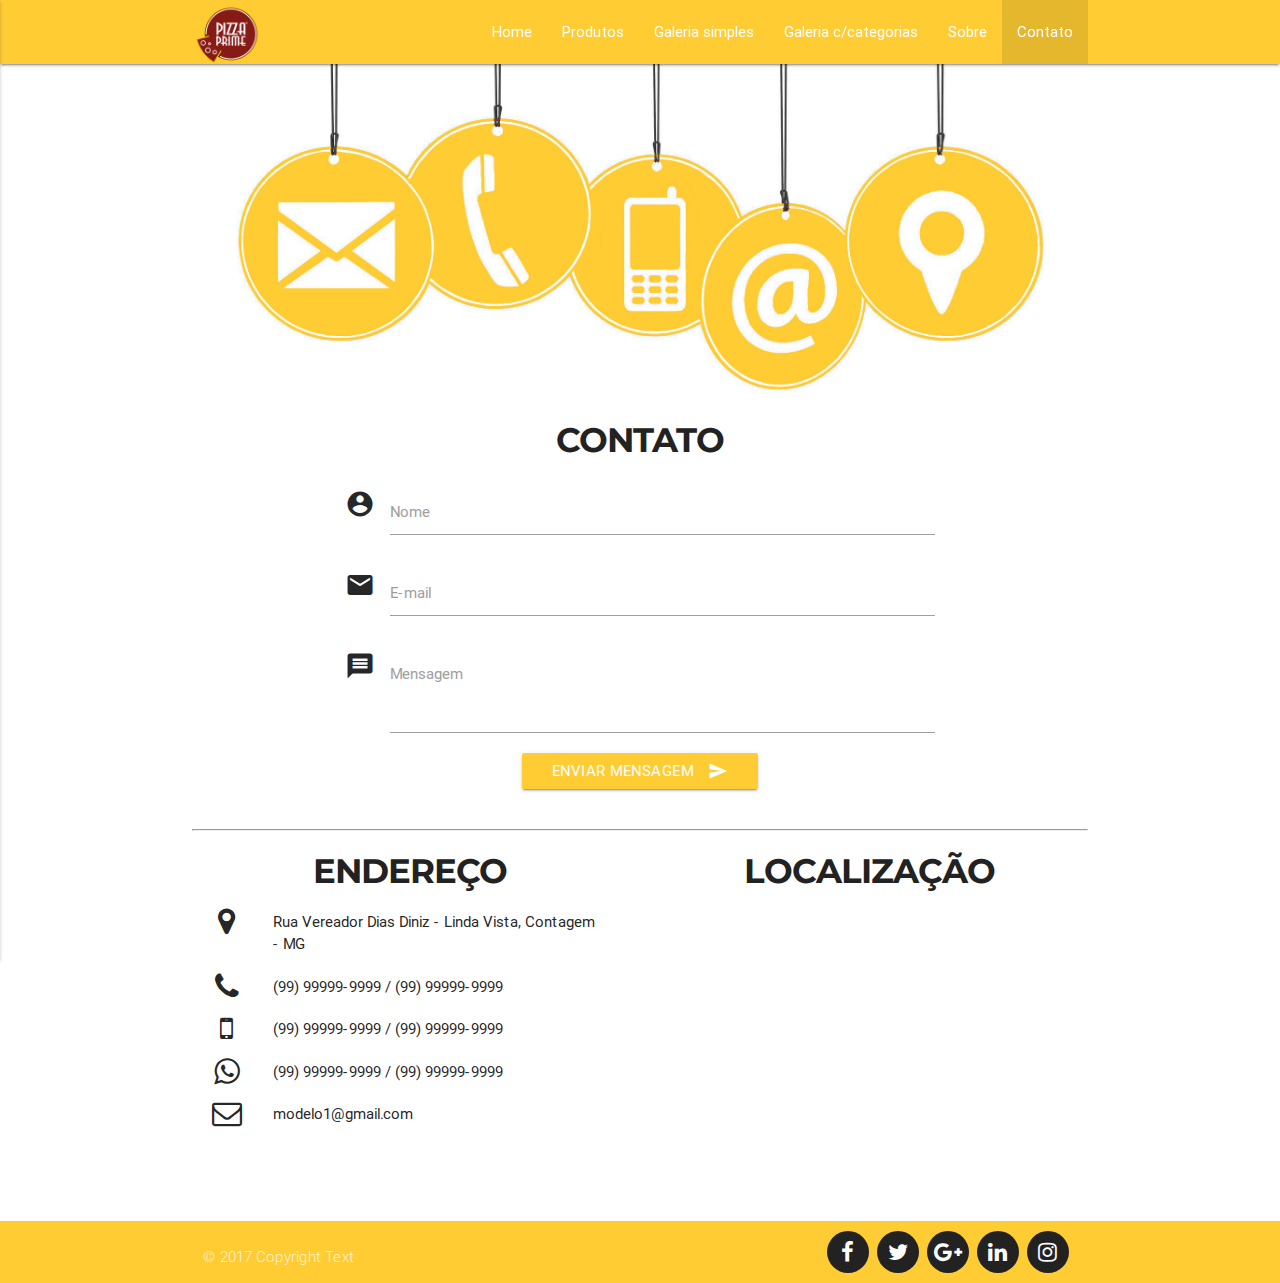
<file: contato.html>
<html>

<head>
    <title>Material Admin - Modelo 2</title>

    <!-- BEGIN META -->
    <meta charset="utf-8">
    <meta name="viewport" content="width=device-width, initial-scale=1.0">
    <meta name="keywords" content="your,keywords">
    <meta name="description" content="Site modelo 2">
    <!-- END META -->

    <!-- BEGIN FONTS -->
    <link href="https://fonts.googleapis.com/css?family=Montserrat" rel="stylesheet">
    <link href="https://fonts.googleapis.com/css?family=Open+Sans" rel="stylesheet">
    <!-- END FONTS -->

    <!-- BEGIN ICONS -->
    <link href="https://maxcdn.bootstrapcdn.com/font-awesome/4.7.0/css/font-awesome.min.css" rel="stylesheet" integrity="sha384-wvfXpqpZZVQGK6TAh5PVlGOfQNHSoD2xbE+QkPxCAFlNEevoEH3Sl0sibVcOQVnN" crossorigin="anonymous">
    <!-- END ICONS -->

    <!-- BEGIN STYLESHEETS -->
    <link href="https://fonts.googleapis.com/icon?family=Material+Icons" rel="stylesheet">
    <link type="text/css" rel="stylesheet" href="css/materialize.min.css" />
    <link type="text/css" rel="stylesheet" href="css/style.css" />
    <!-- END STYLESHEETS -->

</head>

<body>
    <header id="home">
        <div class="navbar-fixed">
            <nav class="yellow-bf">
                <div class="nav-wrapper container">
                    <a href="#" class="brand-logo"><img src="img/logo_inner-min.png" style="width: 70px"></a>
                    <a href="#" data-activates="mobile-demo" class="button-collapse"><i class="material-icons">menu</i></a>
                    <ul class="right hide-on-med-and-down">
                        <li><a href="/wolfgang">Home</a></li>
                        <li><a href="produtos.html">Produtos</a></li>
                        <li><a href="galeria-simples.html">Galeria simples</a></li>
                        <li><a href="galeria-categoria.html">Galeria c/categorias</a></li>
                        <li><a href="sobre-a-empresa.html">Sobre</a></li>
                        <li class="active"><a href="contato.html">Contato</a></li>
                    </ul>
                </div>
            </nav>
        </div>
        <ul class="side-nav" id="mobile-demo">
            <li class="active"><a href="/wolfgang">Home</a></li>
            <li><a href="produtos.html">Produtos</a></li>
            <li><a href="galeria-simples.html">Galeria simples</a></li>
            <li><a href="galeria-categoria.html">Galeria c/categorias</a></li>
            <li><a href="contato.html">Contato</a></li>
        </ul>
    </header>

    <main class="container" id="home">
        <div class="img-contato">
            <img class="responsive-img" src="img/contact2.jpg">
        </div>

        <!-- Inicio do formulário de contato -->
        <section>
            <div class="col l12">
                <h1 class="titulo-home">Contato</h1>
                <div class="row">
                    <div class="col l8 offset-l2">
                        <form class="" method="POST" action="">
                            <div class="row">
                                <div class="input-field col l12 m12 s12">
                                    <i class="material-icons prefix">account_circle</i>
                                    <input id="icon_prefix" type="text" class="validate">
                                    <label for="icon_prefix" class="">Nome</label>
                                </div>
                                <div class="input-field col l12 m12 s12">
                                    <i class="material-icons prefix">email</i>
                                    <input id="icon_telephone" type="tel" class="validate">
                                    <label for="icon_telephone">E-mail</label>
                                </div>
                                <div class="input-field col l12 m12 s12">
                                    <i class="material-icons prefix">message</i>
                                    <textarea id="textarea1" class="materialize-textarea"></textarea>
                                    <label for="textarea1">Mensagem</label>
                                </div>
                                <div class="center">
                                    <button class="btn waves-effect waves-light yellow-bf" type="submit" name="action">Enviar mensagem
                                        <i class="material-icons right">send</i>
                                        </button>
                                </div>
                            </div>
                        </form>
                    </div>
                </div>
            </div>
        </section>
        <!-- Fim do formulário de contato -->

        <hr>

        <section>
            <div class="col l12 m12 s12">
                <div class="row">
                    <div class="col l6 m12 s12">
                        <h2 class="titulo-home">Endereço</h2>
                        <div class="endereco">
                            <div class="div-endereco row">
                                <div class="col l2 item-endereco">
                                    <i class="fa fa-map-marker fa-2x" aria-hidden="true"></i>
                                </div>
                                <div class="col l10 item2-endereco">
                                    <p class="">Rua Vereador Dias Diniz - Linda Vista, Contagem - MG</p>
                                </div>
                            </div>
                            <div>
                                <div class="col l2 item-endereco">
                                    <i class="fa fa-phone fa-2x" aria-hidden="true"></i>
                                </div>
                                <div class="col l10 item2-endereco">
                                    <p class="">(99) 99999-9999 / (99) 99999-9999</p>
                                </div>
                            </div>
                            <div>
                                <div class="col l2 item-endereco">
                                    <i class="fa fa-mobile fa-2x" aria-hidden="true"></i>
                                </div>
                                <div class="col l10 item2-endereco">
                                    <p class="">(99) 99999-9999 / (99) 99999-9999</p>
                                </div>
                            </div>
                            <div>
                                <div class="col l2 item-endereco">
                                    <i class="fa fa-whatsapp fa-2x" aria-hidden="true"></i>
                                </div>
                                <div class="col l10 item2-endereco">
                                    <p class="">(99) 99999-9999 / (99) 99999-9999</p>
                                </div>
                            </div>
                            <div>
                                <div class="col l2 item-endereco">
                                    <i class="fa fa-envelope-o fa-2x" aria-hidden="true"></i>
                                </div>
                                <div class="col l10 item2-endereco">
                                    <p class="">modelo1@gmail.com</p>
                                </div>
                            </div>
                        </div>
                    </div>

                    <hr class="linha-contato">

                    <div class="col l6 m12 s12">
                        <h2 class="titulo-home">Localização</h2>
                        <div class="mapa">
                            <iframe src="https://www.google.com/maps/embed?pb=!1m18!1m12!1m3!1d3751.4435237478706!2d-44.074839385044754!3d-19.90570628661734!2m3!1f0!2f0!3f0!3m2!1i1024!2i768!4f13.1!3m3!1m2!1s0xa694e18e9df54b%3A0x7eb66cf5d524ef88!2sR.+Ver.+Dias+Diniz+-+Linda+Vista%2C+Contagem+-+MG!5e0!3m2!1spt-BR!2sbr!4v1488440116099"
                                height="275" frameborder="0" style="border:0" allowfullscreen></iframe>
                        </div>
                    </div>
                </div>
            </div>
        </section>
    </main>

    <footer class="page-footer">
        <div class="botao-top fixed-action-btn" style="bottom: 45px; right: 24px;">
            <a class="btn-floating btn-large red" href="#home">
                <i class="material-icons">navigation</i>
            </a>
        </div>
        <div class="footer-copyright yellow-bf">
            <div class="container">
                <div class="row" style="margin: 0px;">
                    <div class="col s12 m6 l6">
                        <p class="copy">© 2017 Copyright Text</p>
                    </div>

                    <div class="col s12 m6 l6">
                        <ul class="social-link">
                            <li class="facebook" title="Facebook"><a href="http://www.facebook.com" id="facebook"><i class="fa fa-facebook"></i></a></li>
                            <li class="twitter" title="Twitter"><a href="http://www.twitter.com" id="twitter"><i class="fa fa-twitter"></i></a></li>
                            <li class="gplus" title="Google plus"><a href="http://www.gplus.com" id="gplus"><i class="fa fa-google-plus"></i></a></li>
                            <li class="linkedin" title="Linkedin"><a href="http://www.linkedin.com" id="linkedin"><i class="fa fa-linkedin"></i></a></li>
                            <li class="instagram" title="Instagram"><a href="http://www.instagram.com" id="insta"><i class="fa fa-instagram"></i></a></li>
                        </ul>
                    </div>
                </div>
            </div>
        </div>
    </footer>
</body>

<!-- BEGIN JAVASCRIPT -->
<script src="js/jquery-3.1.1.min.js"></script>
<script src="js/materialize.min.js"></script>
<script src="js/smooth-scroll.js"></script>

<script>
    $(document).ready(function() {
        $('.button-collapse').sideNav();

        $('.carousel.carousel-slider').carousel({
            fullWidth: true
        });
        autoplay();

        function autoplay() {
            $('.carousel').carousel('next');
            setTimeout(autoplay, 5000);
        }
    });
</script>
<!-- END JAVASCRIPT -->

</html>
</file>
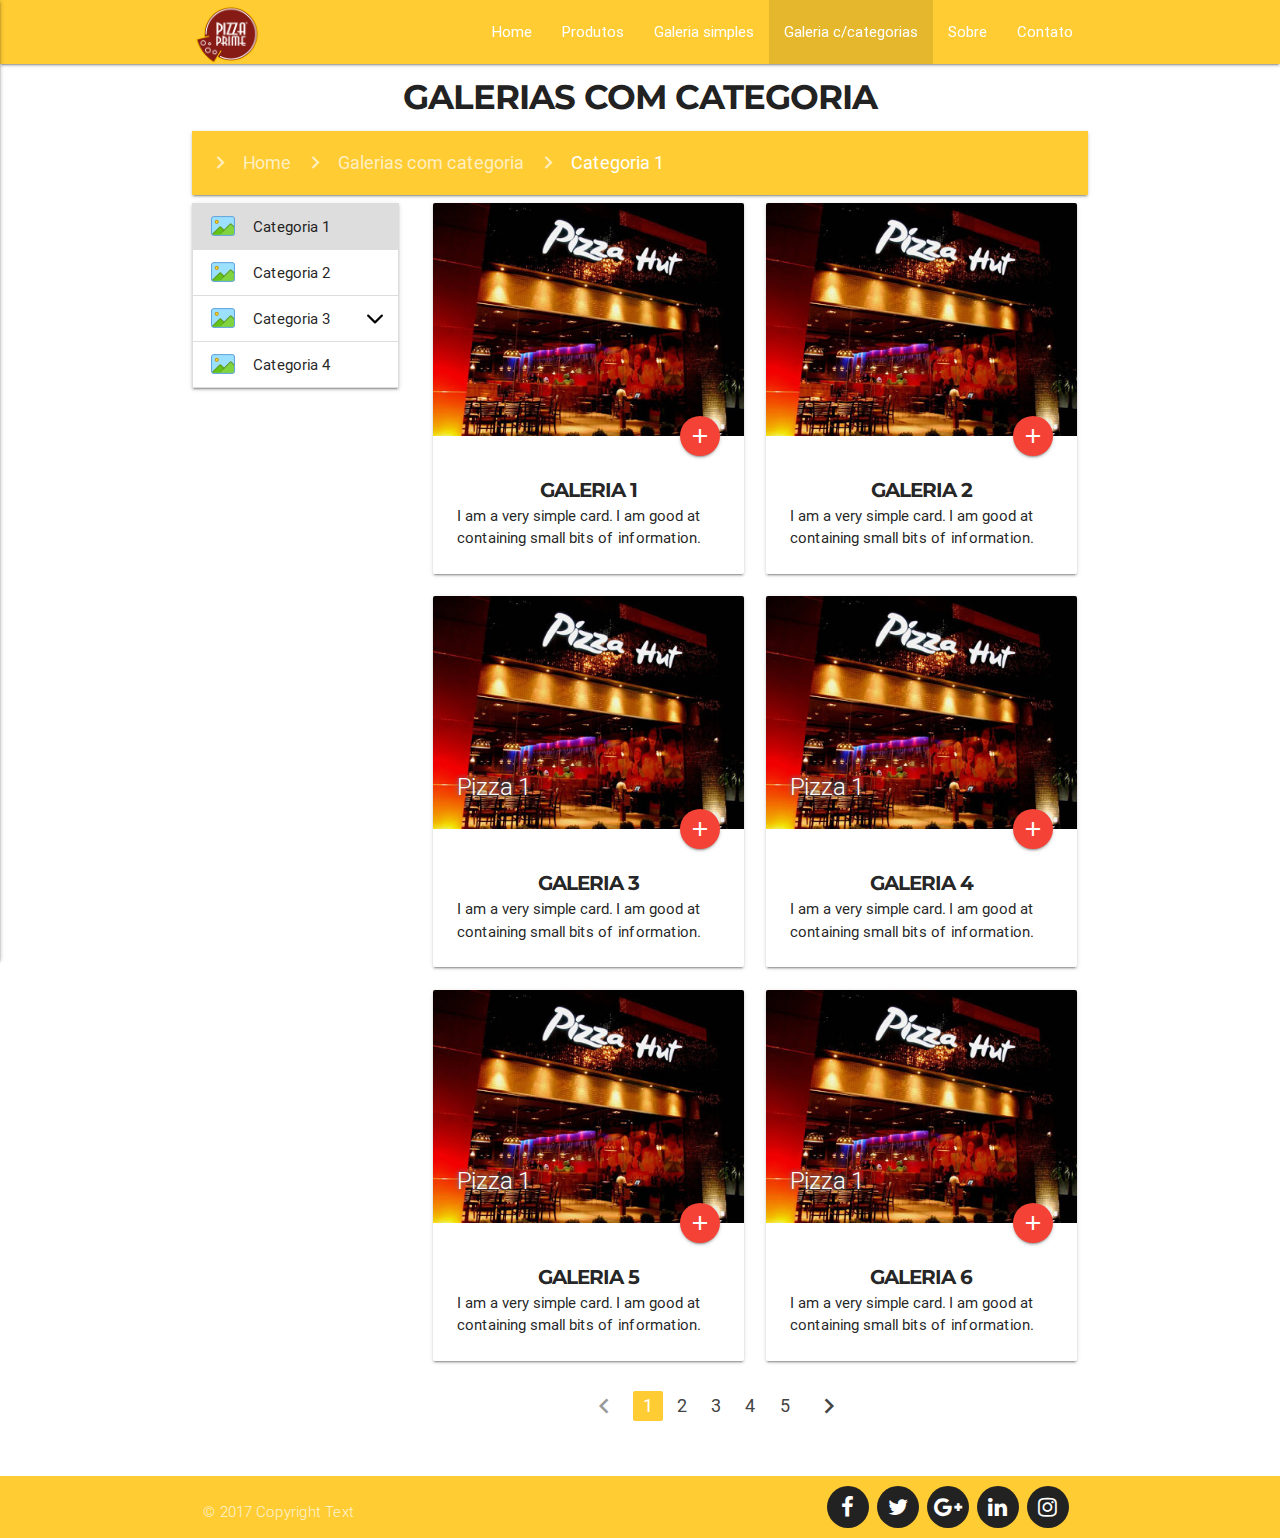
<file: galeria-categoria.html>
<html>

<head>
    <title>Material Admin - Modelo 2</title>

    <!-- BEGIN META -->
    <meta charset="utf-8">
    <meta name="viewport" content="width=device-width, initial-scale=1.0">
    <meta name="keywords" content="your,keywords">
    <meta name="description" content="Site modelo 2">
    <!-- END META -->

    <!-- BEGIN FONTS -->
    <link href="https://fonts.googleapis.com/css?family=Montserrat" rel="stylesheet">
    <link href="https://fonts.googleapis.com/css?family=Open+Sans" rel="stylesheet">
    <!-- END FONTS -->

    <!-- BEGIN ICONS -->
    <link href="https://maxcdn.bootstrapcdn.com/font-awesome/4.7.0/css/font-awesome.min.css" rel="stylesheet" integrity="sha384-wvfXpqpZZVQGK6TAh5PVlGOfQNHSoD2xbE+QkPxCAFlNEevoEH3Sl0sibVcOQVnN" crossorigin="anonymous">
    <!-- END ICONS -->

    <!-- BEGIN STYLESHEETS -->
    <link href="https://fonts.googleapis.com/icon?family=Material+Icons" rel="stylesheet">
    <link type="text/css" rel="stylesheet" href="css/materialize.min.css" />
    <link type="text/css" rel="stylesheet" href="css/style.css" />
    <!-- END STYLESHEETS -->

</head>

<body>
    <header id="home">
        <div class="navbar-fixed">
            <nav class="yellow-bf">
                <div class="nav-wrapper container">
                    <a href="#" class="brand-logo"><img src="img/logo_inner-min.png" style="width: 70px"></a>
                    <a href="#" data-activates="mobile-demo" class="button-collapse"><i class="material-icons">menu</i></a>
                    <ul class="right hide-on-med-and-down">
                        <li><a href="/wolfgang">Home</a></li>
                        <li><a href="produtos.html">Produtos</a></li>
                        <li><a href="galeria-simples.html">Galeria simples</a></li>
                        <li class="active"><a href="galeria-categoria.html">Galeria c/categorias</a></li>
                        <li><a href="sobre-a-empresa.html">Sobre</a></li>
                        <li><a href="contato.html">Contato</a></li>
                    </ul>
                </div>
            </nav>
        </div>
        <ul class="side-nav" id="mobile-demo">
            <li><a href="/wolfgang">Home</a></li>
            <li><a href="cardapio.html">Cardapio</a></li>
            <li><a href="galeria-simples.html">Galeria simples</a></li>
            <li class="active"><a href="galeria-categoria.html">Galeria c/categorias</a></li>
            <li><a href="contato.html">Contato</a></li>
        </ul>
    </header>

    <main>
        <section class="container">
            <div class="col l12 m12 s12">
                <h1 class="titulo-home">Galerias com categoria</h1>
            </div>

            <!-- BEGIN NAVBAR -->
            <nav class="yellow-bf">
                <div class="nav-wrapper">
                    <div class="col s12">
                        <a href="#" data-activates="mobile-demo-cardapio" class="button-collapse menu-cardapio-mobile"><i class="material-icons">menu</i></a>
                        <a href="index.html" class="breadcrumb" style="padding-left: 8px;">Home</a>
                        <a href="#!" class="breadcrumb">Galerias com categoria</a>
                        <a href="#!" class="breadcrumb">Categoria 1</a>
                    </div>
                </div>
            </nav>
            <!-- END NAVBAR -->

            <!-- BEGIN MENU MOBILE -->
            <ul class="side-nav collapsible" id="mobile-demo-cardapio" data-collapsible="accordion">
                <li>
                    <div class="collapsible-header waves-effect active-li"><i class="icon-pizza"><img src="img/icons/gallery8.png"></i>Categoria 1</div>
                </li>
                <li>
                    <div class="collapsible-header waves-effect"><i class="icon-drink"><img src="img/icons/gallery8.png"></i>Categoria 2</div>
                </li>
                <li>
                    <div class="collapsible-header waves-effect"><i class="icon-drink"><img src="img/icons/gallery8.png"></i>Categoria 3<img class="icon-right right" src="img/icons/arrow-down.png"></div>
                    <div class="collapsible-body">
                        <ul class="menu-itens">
                            <li>Subgaleria 1</li>
                            <li>Subgaleria 2</li>
                        </ul>
                    </div>
                </li>
                <li>
                    <div class="collapsible-header waves-effect"><i class="icon-drink"><img src="img/icons/gallery8.png"></i>Categoria 4</div>
                </li>
            </ul>
            <!-- END MENU MOBILE -->

            <div class="row">
                <div class="col l3 m4 s12 menu-mobile">
                    <!-- BEGIN MENU -->
                    <ul class="collapsible" data-collapsible="accordion">
                        <li>
                            <div class="collapsible-header waves-effect active-li"><i class="icon-pizza"><img src="img/icons/gallery8.png"></i>Categoria 1</div>
                        </li>
                        <li>
                            <div class="collapsible-header waves-effect"><i class="icon-drink"><img src="img/icons/gallery8.png"></i>Categoria 2</div>
                        </li>
                        <li>
                            <div class="collapsible-header waves-effect"><i class="icon-drink"><img src="img/icons/gallery8.png"></i>Categoria 3<img class="icon-right right" src="img/icons/arrow-down.png"></div>
                            <div class="collapsible-body">
                                <ul class="menu-itens">
                                    <li>Subgaleria 1</li>
                                    <li>Subgaleria 2</li>
                                </ul>
                            </div>
                        </li>
                        <li>
                            <div class="collapsible-header waves-effect"><i class="icon-drink"><img src="img/icons/gallery8.png"></i>Categoria 4</div>
                        </li>
                    </ul>
                    <!-- END MENU -->
                </div>
                <div class="col l9 m8 s12 conteudo-cardapio">
                    <div class="col l6 m12 s12">
                        <div class="card hoverable">
                            <div class="card-image">
                                <img src="img/pizzaria-1.jpg">
                                <a class="btn-floating halfway-fab waves-effect waves-light red" href="galeria-simples.html"><i class="material-icons">add</i></a>
                            </div>
                            <div class="card-content">
                                <p class="center titulo-home" style="font-size: 20px;">Galeria 1</p>
                                <p>I am a very simple card. I am good at containing small bits of information. </p>
                            </div>
                        </div>
                    </div>

                    <div class="col l6 m12 s12">
                        <div class="card hoverable">
                            <div class="card-image">
                                <img src="img/pizzaria-1.jpg">
                                <a class="btn-floating halfway-fab waves-effect waves-light red"><i class="material-icons">add</i></a>
                            </div>
                            <div class="card-content">
                                <p class="center titulo-home" style="font-size: 20px;">Galeria 2</p>
                                <p>I am a very simple card. I am good at containing small bits of information. </p>
                            </div>
                        </div>
                    </div>

                    <div class="col l6 m12 s12">
                        <div class="card hoverable">
                            <div class="card-image">
                                <img src="img/pizzaria-1.jpg">
                                <span class="card-title titulo-produtos-home">Pizza 1</span>
                                <a class="btn-floating halfway-fab waves-effect waves-light red"><i class="material-icons">add</i></a>
                            </div>
                            <div class="card-content">
                                <p class="center titulo-home" style="font-size: 20px;">Galeria 3</p>
                                <p>I am a very simple card. I am good at containing small bits of information. </p>
                            </div>
                        </div>
                    </div>
                    <div class="col l6 m12 s12">
                        <div class="card hoverable">
                            <div class="card-image">
                                <img src="img/pizzaria-1.jpg">
                                <span class="card-title titulo-produtos-home">Pizza 1</span>
                                <a class="btn-floating halfway-fab waves-effect waves-light red"><i class="material-icons">add</i></a>
                            </div>
                            <div class="card-content">
                                <p class="center titulo-home" style="font-size: 20px;">Galeria 4</p>
                                <p>I am a very simple card. I am good at containing small bits of information. </p>
                            </div>
                        </div>
                    </div>
                    <div class="col l6 m12 s12">
                        <div class="card hoverable">
                            <div class="card-image">
                                <img src="img/pizzaria-1.jpg">
                                <span class="card-title titulo-produtos-home">Pizza 1</span>
                                <a class="btn-floating halfway-fab waves-effect waves-light red"><i class="material-icons">add</i></a>
                            </div>
                            <div class="card-content">
                                <p class="center titulo-home" style="font-size: 20px;">Galeria 5</p>
                                <p>I am a very simple card. I am good at containing small bits of information. </p>
                            </div>
                        </div>
                    </div>
                    <div class="col l6 m12 s12">
                        <div class="card hoverable">
                            <div class="card-image">
                                <img src="img/pizzaria-1.jpg">
                                <span class="card-title titulo-produtos-home">Pizza 1</span>
                                <a class="btn-floating halfway-fab waves-effect waves-light red"><i class="material-icons">add</i></a>
                            </div>
                            <div class="card-content">
                                <p class="center titulo-home" style="font-size: 20px;">Galeria 6</p>
                                <p>I am a very simple card. I am good at containing small bits of information. </p>
                            </div>
                        </div>
                    </div>
                </div>

                <section class="col l8 offset-l3 m10 offset-m2 s12 paginacao">
                    <ul class="pagination">
                        <li class="disabled"><a href="#!"><i class="material-icons">chevron_left</i></a></li>
                        <li class="active"><a href="#!">1</a></li>
                        <li class="waves-effect"><a href="#!">2</a></li>
                        <li class="waves-effect"><a href="#!">3</a></li>
                        <li class="waves-effect"><a href="#!">4</a></li>
                        <li class="waves-effect"><a href="#!">5</a></li>
                        <li class="waves-effect"><a href="#!"><i class="material-icons">chevron_right</i></a></li>
                    </ul>
                </section>
            </div>
        </section>

    </main>

    <footer class="page-footer">
        <div class="botao-top fixed-action-btn" style="bottom: 45px; right: 24px;">
            <a class="btn-floating btn-large red" href="#home">
                <i class="material-icons">navigation</i>
            </a>
        </div>
        <div class="footer-copyright yellow-bf">
            <div class="container">
                <div class="row" style="margin: 0px;">
                    <div class="col s12 m6 l6">
                        <p class="copy">© 2017 Copyright Text</p>
                    </div>

                    <div class="col s12 m6 l6">
                        <ul class="social-link">
                            <li class="facebook" title="Facebook"><a href="http://www.facebook.com" id="facebook"><i class="fa fa-facebook"></i></a></li>
                            <li class="twitter" title="Twitter"><a href="http://www.twitter.com" id="twitter"><i class="fa fa-twitter"></i></a></li>
                            <li class="gplus" title="Google plus"><a href="http://www.gplus.com" id="gplus"><i class="fa fa-google-plus"></i></a></li>
                            <li class="linkedin" title="Linkedin"><a href="http://www.linkedin.com" id="linkedin"><i class="fa fa-linkedin"></i></a></li>
                            <li class="instagram" title="Instagram"><a href="http://www.instagram.com" id="insta"><i class="fa fa-instagram"></i></a></li>
                        </ul>
                    </div>
                </div>
            </div>
        </div>
    </footer>
</body>

<!-- BEGIN JAVASCRIPT -->
<script src="js/jquery-3.1.1.min.js"></script>
<script src="js/materialize.min.js"></script>
<script src="js/smooth-scroll.js"></script>

<script>
    $(document).ready(function() {
        $('.button-collapse').sideNav();

        $('.carousel.carousel-slider').carousel({
            fullWidth: true
        });
        autoplay();

        function autoplay() {
            $('.carousel').carousel('next');
            setTimeout(autoplay, 5000);
        }
    });
</script>
<!-- END JAVASCRIPT -->

</html>
</file>
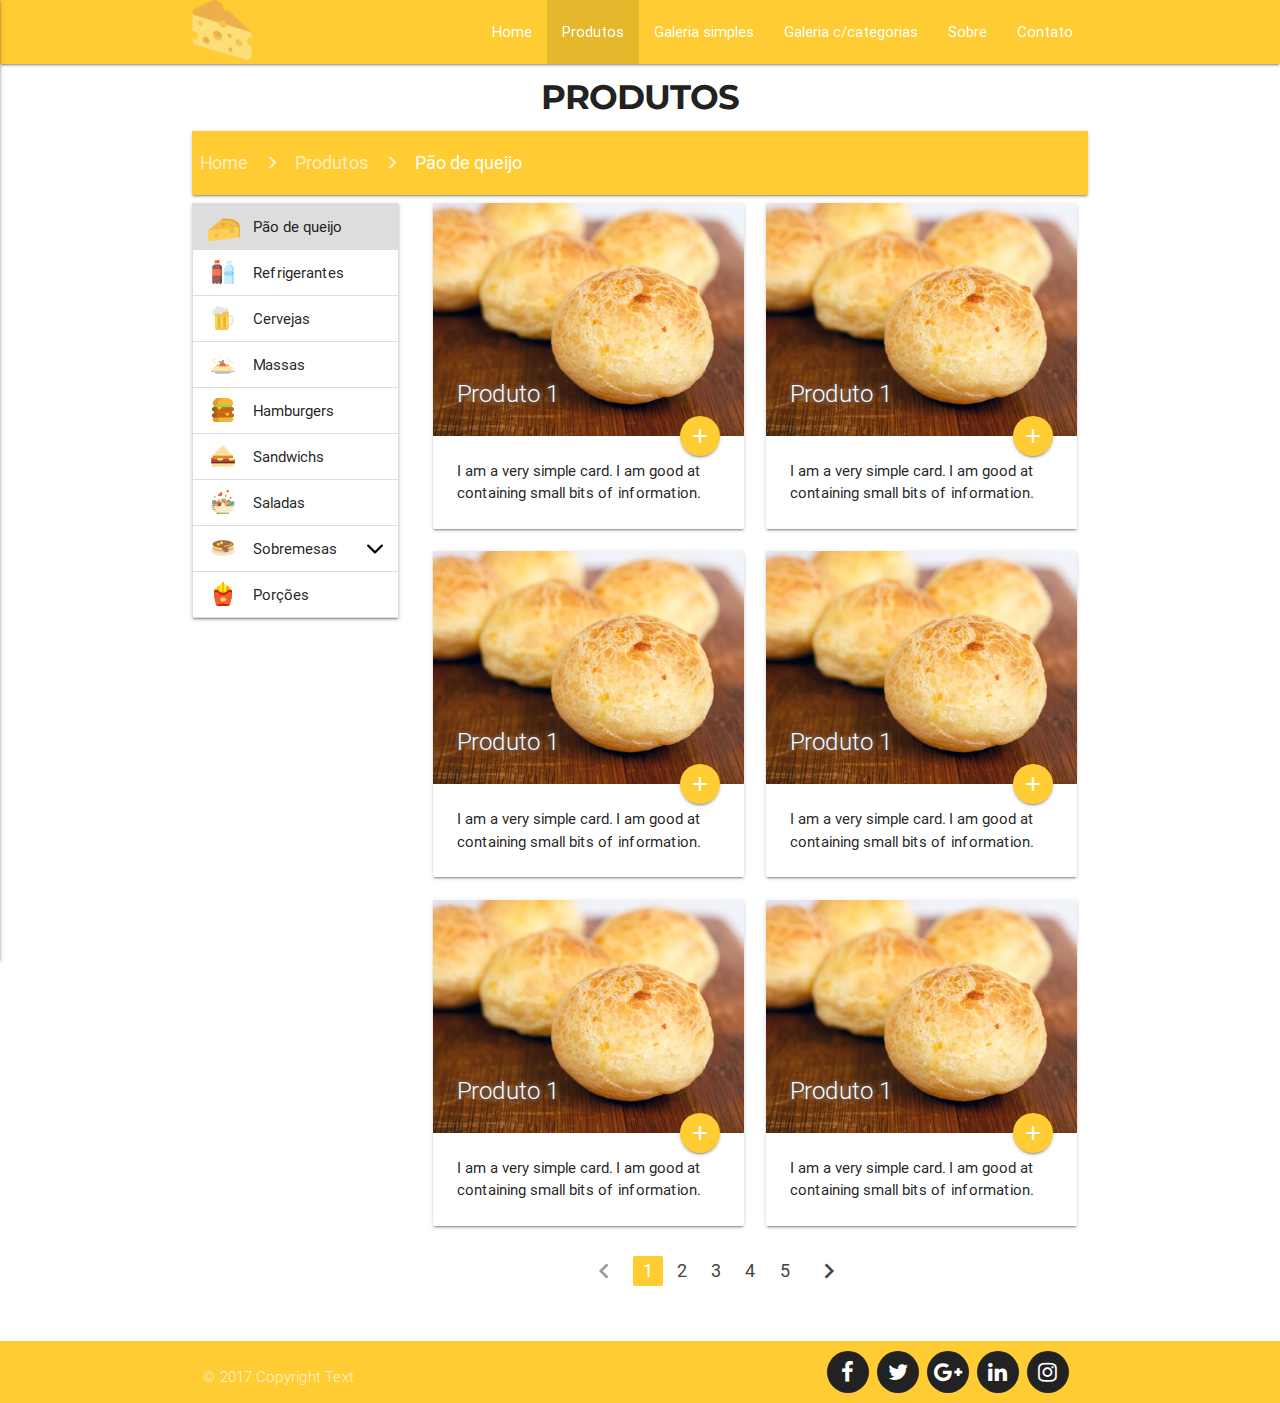
<file: produtos.html>
<html>

<head>
    <title>Material Admin - Modelo 2</title>

    <!-- BEGIN META -->
    <meta charset="utf-8">
    <meta name="viewport" content="width=device-width, initial-scale=1.0">
    <meta name="keywords" content="your,keywords">
    <meta name="description" content="Site modelo 2">
    <!-- END META -->

    <!-- BEGIN FONTS -->
    <link href="https://fonts.googleapis.com/css?family=Montserrat" rel="stylesheet">
    <link href="https://fonts.googleapis.com/css?family=Open+Sans" rel="stylesheet">
    <!-- END FONTS -->

    <!-- BEGIN ICONS -->
    <link href="https://maxcdn.bootstrapcdn.com/font-awesome/4.7.0/css/font-awesome.min.css" rel="stylesheet" integrity="sha384-wvfXpqpZZVQGK6TAh5PVlGOfQNHSoD2xbE+QkPxCAFlNEevoEH3Sl0sibVcOQVnN" crossorigin="anonymous">
    <!-- END ICONS -->

    <!-- BEGIN STYLESHEETS -->
    <link href="https://fonts.googleapis.com/icon?family=Material+Icons" rel="stylesheet">
    <link type="text/css" rel="stylesheet" href="css/materialize.min.css" />
    <link type="text/css" rel="stylesheet" href="css/style.css" />
    <!-- END STYLESHEETS -->

</head>

<body>
    <header id="home">
        <div class="navbar-fixed">
            <nav class="yellow-bf">
                <div class="nav-wrapper container">
                    <a href="#" class="brand-logo"><img src="img/icons/cheese.png" style="width: 60px"></a>
                    <a href="#" data-activates="mobile-demo" class="button-collapse"><i class="material-icons">menu</i></a>
                    <ul class="right hide-on-med-and-down">
                        <li><a href="/wolfgang">Home</a></li>
                        <li class="active"><a href="produtos.html">Produtos</a></li>
                        <li><a href="galeria-simples.html">Galeria simples</a></li>
                        <li><a href="galeria-categoria.html">Galeria c/categorias</a></li>
                        <li><a href="sobre-a-empresa.html">Sobre</a></li>
                        <li><a href="contato.html">Contato</a></li>
                    </ul>
                </div>
            </nav>
        </div>
        <ul class="side-nav" id="mobile-demo">
            <li><a href="/wolfgang">Home</a></li>
            <li class="active"><a href="produtos.html">Produtos</a></li>
            <li><a href="galeria-simples.html">Galeria simples</a></li>
            <li><a href="galeria-categoria.html">Galeria c/categorias</a></li>
            <li><a href="contato.html">Contato</a></li>
        </ul>
    </header>

    <main>
        <section class="container">
            <div class="col l12 m12 s12">
                <h1 class="titulo-home">Produtos</h1>
            </div>
            <nav class="yellow-bf">
                <div class="nav-wrapper">
                    <div class="col s12">
                        <a href="index.html" class="breadcrumb" style="padding-left: 8px;">Home</a>
                        <a href="#" data-activates="mobile-demo-cardapio" class="button-collapse menu-cardapio-mobile"><i class="material-icons">menu</i></a>
                        <a href="#!" class="breadcrumb">Produtos</a>
                        <a href="#!" class="breadcrumb">Pão de queijo</a>
                    </div>
                </div>
            </nav>

            <!-- BEGIN MENU MOBILE -->
            <ul class="side-nav collapsible" id="mobile-demo-cardapio" data-collapsible="accordion">
                <li>
                    <div class="collapsible-header waves-effect"><i class="icon-pizza"><img src="img/icons/cheese3.png"></i>Pão de queijo</div>
                </li>
                <li>
                    <div class="collapsible-header waves-effect"><i class="icon-drink"><img src="img/icons/drink.png"></i>Refrigerantes</div>
                </li>
                <li>
                    <div class="collapsible-header waves-effect"><i class="icon-drink"><img src="img/icons/cerveja2.png"></i>Cervejas</div>
                </li>
                <li>
                    <div class="collapsible-header waves-effect"><i class="icon-drink"><img src="img/icons/pasta2.png"></i>Massas</div>
                </li>
                <li>
                    <div class="collapsible-header waves-effect"><i class="icon-drink"><img src="img/icons/burger.png"></i>Hamburgers</div>
                </li>
                <li>
                    <div class="collapsible-header waves-effect"><i class="icon-drink"><img src="img/icons/sandwich.png"></i>Sandwichs</div>
                </li>
                <li>
                    <div class="collapsible-header waves-effect"><i class="icon-drink"><img src="img/icons/saladas.png"></i>Saladas</div>
                </li>
                <li>
                    <div class="collapsible-header waves-effect"><i class="icon-drink"><img src="img/icons/sobremesa.png"></i>Sobremesas<img class="icon-right right" src="img/icons/arrow-down.png"></div>
                    <div class="collapsible-body">
                        <ul class="menu-itens">
                            <li>Sobremesa 1</li>
                            <li>Sobremesa 2</li>
                        </ul>
                    </div>
                </li>
                <li>
                    <div class="collapsible-header waves-effect"><i class="icon-drink"><img src="img/icons/fritas.png"></i>Porções</div>
                </li>
            </ul>
            <!-- END MENU MOBILE -->

            <!-- BEGIN MENU -->
            <div class="row">
                <div class="col l3 m4 s12 menu-mobile">
                    <ul class="collapsible" data-collapsible="accordion">
                        <li>
                            <div class="collapsible-header waves-effect active-li"><i class="icon-pizza"><img src="img/icons/cheese3.png"></i>Pão de queijo</div>
                        </li>
                        <li>
                            <div class="collapsible-header waves-effect"><i class="icon-drink"><img src="img/icons/drink.png"></i>Refrigerantes</div>
                        </li>
                        <li>
                            <div class="collapsible-header waves-effect"><i class="icon-drink"><img src="img/icons/cerveja2.png"></i>Cervejas</div>
                        </li>
                        <li>
                            <div class="collapsible-header waves-effect"><i class="icon-drink"><img src="img/icons/pasta2.png"></i>Massas</div>
                        </li>
                        <li>
                            <div class="collapsible-header waves-effect"><i class="icon-drink"><img src="img/icons/burger.png"></i>Hamburgers</div>
                        </li>
                        <li>
                            <div class="collapsible-header waves-effect"><i class="icon-drink"><img src="img/icons/sandwich.png"></i>Sandwichs</div>
                        </li>
                        <li>
                            <div class="collapsible-header waves-effect"><i class="icon-drink"><img src="img/icons/saladas.png"></i>Saladas</div>
                        </li>
                        <li>
                            <div class="collapsible-header waves-effect"><i class="icon-drink"><img src="img/icons/sobremesa.png"></i>Sobremesas<img class="icon-right right" src="img/icons/arrow-down.png"></div>
                            <div class="collapsible-body">
                                <ul class="menu-itens">
                                    <li>Sobremesa 1</li>
                                    <li>Sobremesa 2</li>
                                </ul>
                            </div>
                        </li>
                        <li>
                            <div class="collapsible-header waves-effect"><i class="icon-drink"><img src="img/icons/fritas.png"></i>Porções</div>
                        </li>
                    </ul>
                </div>
                <div class="col l9 m8 s12 conteudo-cardapio">
                    <div class="col l6 m12 s12">
                        <div class="card hoverable">
                            <div class="card-image">
                                <img src="img/pao-de-queijo1.jpg">
                                <span class="card-title titulo-produtos-home">Produto 1</span>
                                <a class="btn-floating halfway-fab waves-effect waves-light yellow-bf" href="#modal1"><i class="material-icons">add</i></a>
                            </div>
                            <div class="card-content">
                                <p>I am a very simple card. I am good at containing small bits of information. </p>
                            </div>
                        </div>
                    </div>

                    <!-- BEGIN MODAL -->
                    <div id="modal1" class="modal">
                        <div class="modal-content">
                            <h4>Modal Header</h4>
                            <p>A bunch of text</p>
                        </div>
                        <div class="modal-footer">
                            <a href="#!" class=" modal-action modal-close waves-effect waves-green btn-flat">Agree</a>
                        </div>
                    </div>
                    <!-- END MODAL -->

                    <div class="col l6 m12 s12">
                        <div class="card hoverable">
                            <div class="card-image">
                                <img src="img/pao-de-queijo1.jpg">
                                <span class="card-title titulo-produtos-home">Produto 1</span>
                                <a class="btn-floating halfway-fab waves-effect waves-light yellow-bf"><i class="material-icons">add</i></a>
                            </div>
                            <div class="card-content">
                                <p>I am a very simple card. I am good at containing small bits of information. </p>
                            </div>
                        </div>
                    </div>
                    <div class="col l6 m12 s12">
                        <div class="card hoverable">
                            <div class="card-image">
                                <img src="img/pao-de-queijo1.jpg">
                                <span class="card-title titulo-produtos-home">Produto 1</span>
                                <a class="btn-floating halfway-fab waves-effect waves-light yellow-bf"><i class="material-icons">add</i></a>
                            </div>
                            <div class="card-content">
                                <p>I am a very simple card. I am good at containing small bits of information. </p>
                            </div>
                        </div>
                    </div>
                    <div class="col l6 m12 s12">
                        <div class="card hoverable">
                            <div class="card-image">
                                <img src="img/pao-de-queijo1.jpg">
                                <span class="card-title titulo-produtos-home">Produto 1</span>
                                <a class="btn-floating halfway-fab waves-effect waves-light yellow-bf"><i class="material-icons">add</i></a>
                            </div>
                            <div class="card-content">
                                <p>I am a very simple card. I am good at containing small bits of information. </p>
                            </div>
                        </div>
                    </div>
                    <div class="col l6 m12 s12">
                        <div class="card hoverable">
                            <div class="card-image">
                                <img src="img/pao-de-queijo1.jpg">
                                <span class="card-title titulo-produtos-home">Produto 1</span>
                                <a class="btn-floating halfway-fab waves-effect waves-light yellow-bf"><i class="material-icons">add</i></a>
                            </div>
                            <div class="card-content">
                                <p>I am a very simple card. I am good at containing small bits of information. </p>
                            </div>
                        </div>
                    </div>
                    <div class="col l6 m12 s12">
                        <div class="card hoverable">
                            <div class="card-image">
                                <img src="img/pao-de-queijo1.jpg">
                                <span class="card-title titulo-produtos-home">Produto 1</span>
                                <a class="btn-floating halfway-fab waves-effect waves-light yellow-bf"><i class="material-icons">add</i></a>
                            </div>
                            <div class="card-content">
                                <p>I am a very simple card. I am good at containing small bits of information. </p>
                            </div>
                        </div>
                    </div>
                </div>

                <section class="col l8 offset-l3 m10 offset-m2 s12 paginacao">
                    <ul class="pagination">
                        <li class="disabled"><a href="#!"><i class="material-icons">chevron_left</i></a></li>
                        <li class="active"><a href="#!">1</a></li>
                        <li class="waves-effect"><a href="#!">2</a></li>
                        <li class="waves-effect"><a href="#!">3</a></li>
                        <li class="waves-effect"><a href="#!">4</a></li>
                        <li class="waves-effect"><a href="#!">5</a></li>
                        <li class="waves-effect"><a href="#!"><i class="material-icons">chevron_right</i></a></li>
                    </ul>
                </section>
            </div>
            <!-- END -->
        </section>
    </main>

    <footer class="page-footer">
        <div class="botao-top fixed-action-btn" style="bottom: 45px; right: 24px;">
            <a class="btn-floating btn-large red" href="#home">
                <i class="material-icons">navigation</i>
            </a>
        </div>
        <div class="footer-copyright yellow-bf">
            <div class="container">
                <div class="row" style="margin: 0px;">
                    <div class="col s12 m6 l6">
                        <p class="copy">© 2017 Copyright Text</p>
                    </div>

                    <div class="col s12 m6 l6">
                        <ul class="social-link">
                            <li class="facebook" title="Facebook"><a href="http://www.facebook.com" id="facebook"><i class="fa fa-facebook"></i></a></li>
                            <li class="twitter" title="Twitter"><a href="http://www.twitter.com" id="twitter"><i class="fa fa-twitter"></i></a></li>
                            <li class="gplus" title="Google plus"><a href="http://www.gplus.com" id="gplus"><i class="fa fa-google-plus"></i></a></li>
                            <li class="linkedin" title="Linkedin"><a href="http://www.linkedin.com" id="linkedin"><i class="fa fa-linkedin"></i></a></li>
                            <li class="instagram" title="Instagram"><a href="http://www.instagram.com" id="insta"><i class="fa fa-instagram"></i></a></li>
                        </ul>
                    </div>
                </div>
            </div>
        </div>
    </footer>
</body>

<!-- BEGIN JAVASCRIPT -->
<script src="js/jquery-3.1.1.min.js"></script>
<script src="js/materialize.min.js"></script>
<script src="js/smooth-scroll.js"></script>

<script>
    $(document).ready(function() {
        $('.button-collapse').sideNav();

        $('.carousel.carousel-slider').carousel({
            fullWidth: true
        });
        autoplay();

        function autoplay() {
            $('.carousel').carousel('next');
            setTimeout(autoplay, 5000);
        }

        $('.modal').modal({
            dismissible: true, // Modal can be dismissed by clicking outside of the modal
            opacity: .5, // Opacity of modal background
            inDuration: 300, // Transition in duration
            outDuration: 200, // Transition out duration
            startingTop: '4%', // Starting top style attribute
            endingTop: '10%'
        });
    });
</script>
<!-- END JAVASCRIPT -->

</html>
</file>
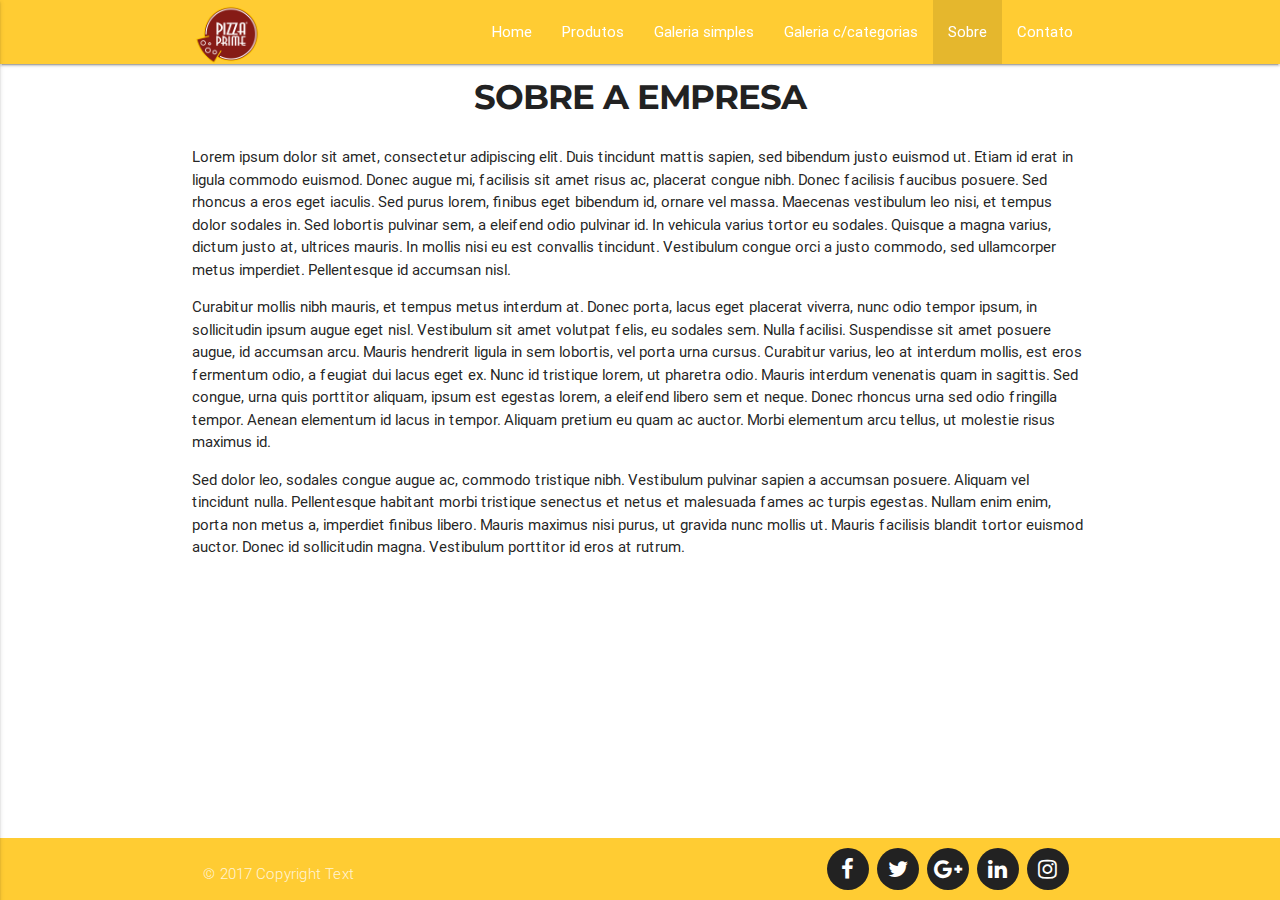
<file: sobre-a-empresa.html>
<html>

<head>
    <title>Material Admin - Modelo 2</title>

    <!-- BEGIN META -->
    <meta charset="utf-8">
    <meta name="viewport" content="width=device-width, initial-scale=1.0">
    <meta name="keywords" content="your,keywords">
    <meta name="description" content="Site modelo 2">
    <!-- END META -->

    <!-- BEGIN FONTS -->
    <link href="https://fonts.googleapis.com/css?family=Montserrat" rel="stylesheet">
    <link href="https://fonts.googleapis.com/css?family=Open+Sans" rel="stylesheet">
    <!-- END FONTS -->

    <!-- BEGIN ICONS -->
    <link href="https://maxcdn.bootstrapcdn.com/font-awesome/4.7.0/css/font-awesome.min.css" rel="stylesheet" integrity="sha384-wvfXpqpZZVQGK6TAh5PVlGOfQNHSoD2xbE+QkPxCAFlNEevoEH3Sl0sibVcOQVnN" crossorigin="anonymous">
    <!-- END ICONS -->

    <!-- BEGIN STYLESHEETS -->
    <link href="https://fonts.googleapis.com/icon?family=Material+Icons" rel="stylesheet">
    <link type="text/css" rel="stylesheet" href="css/materialize.min.css" />
    <link type="text/css" rel="stylesheet" href="css/style.css" />

    <link href="css/gallery/lightgallery.min.css" rel="stylesheet">
    <!-- END STYLESHEETS -->

</head>

<body>
    <header id="home">
        <div class="navbar-fixed">
            <nav class="yellow-bf">
                <div class="nav-wrapper container">
                    <a href="#" class="brand-logo"><img src="img/logo_inner-min.png" style="width: 70px"></a>
                    <a href="#" data-activates="mobile-demo" class="button-collapse"><i class="material-icons">menu</i></a>
                    <ul class="right hide-on-med-and-down">
                        <li><a href="/wolfgang">Home</a></li>
                        <li><a href="produtos.html">Produtos</a></li>
                        <li><a href="galeria-simples.html">Galeria simples</a></li>
                        <li><a href="galeria-categoria.html">Galeria c/categorias</a></li>
                        <li class="active"><a href="sobre-a-empresa.html">Sobre</a></li>
                        <li><a href="contato.html">Contato</a></li>
                    </ul>
                </div>
            </nav>
        </div>
        <ul class="side-nav" id="mobile-demo">
            <li><a href="/wolfgang">Home</a></li>
            <li><a href="produtos.html">Produtos</a></li>
            <li><a href="galeria-simples.html">Galeria simples</a></li>
            <li><a href="galeria-categoria.html">Galeria c/categorias</a></li>
            <li class="active"><a href="sobre-a-empresa.html">Sobre</a></li>
            <li><a href="contato.html">Contato</a></li>
        </ul>
    </header>

    <main>
        <section class="container">
            <div class="col l12 m12 s12">
                <h1 class="titulo-home">Sobre a empresa</h1>
            </div>

            <div class="row">
                <div class="col l12 m12 s12">
                    <p>
                        Lorem ipsum dolor sit amet, consectetur adipiscing elit. Duis tincidunt mattis sapien, sed bibendum justo euismod ut. Etiam id erat in ligula commodo euismod. Donec augue mi, facilisis sit amet risus ac, placerat congue nibh. Donec facilisis faucibus
                        posuere. Sed rhoncus a eros eget iaculis. Sed purus lorem, finibus eget bibendum id, ornare vel massa. Maecenas vestibulum leo nisi, et tempus dolor sodales in. Sed lobortis pulvinar sem, a eleifend odio pulvinar id. In vehicula
                        varius tortor eu sodales. Quisque a magna varius, dictum justo at, ultrices mauris. In mollis nisi eu est convallis tincidunt. Vestibulum congue orci a justo commodo, sed ullamcorper metus imperdiet. Pellentesque id accumsan nisl.
                    </p>

                    <p>
                        Curabitur mollis nibh mauris, et tempus metus interdum at. Donec porta, lacus eget placerat viverra, nunc odio tempor ipsum, in sollicitudin ipsum augue eget nisl. Vestibulum sit amet volutpat felis, eu sodales sem. Nulla facilisi. Suspendisse sit amet
                        posuere augue, id accumsan arcu. Mauris hendrerit ligula in sem lobortis, vel porta urna cursus. Curabitur varius, leo at interdum mollis, est eros fermentum odio, a feugiat dui lacus eget ex. Nunc id tristique lorem, ut pharetra
                        odio. Mauris interdum venenatis quam in sagittis. Sed congue, urna quis porttitor aliquam, ipsum est egestas lorem, a eleifend libero sem et neque. Donec rhoncus urna sed odio fringilla tempor. Aenean elementum id lacus in tempor.
                        Aliquam pretium eu quam ac auctor. Morbi elementum arcu tellus, ut molestie risus maximus id.
                    </p>

                    Sed dolor leo, sodales congue augue ac, commodo tristique nibh. Vestibulum pulvinar sapien a accumsan posuere. Aliquam vel tincidunt nulla. Pellentesque habitant morbi tristique senectus et netus et malesuada fames ac turpis egestas. Nullam enim enim,
                    porta non metus a, imperdiet finibus libero. Mauris maximus nisi purus, ut gravida nunc mollis ut. Mauris facilisis blandit tortor euismod auctor. Donec id sollicitudin magna. Vestibulum porttitor id eros at rutrum.
                </div>
            </div>
        </section>

    </main>

    <footer class="page-footer">
        <div class="botao-top fixed-action-btn" style="bottom: 45px; right: 24px;">
            <a class="btn-floating btn-large red" href="#home">
                <i class="material-icons">navigation</i>
            </a>
        </div>
        <div class="footer-copyright yellow-bf">
            <div class="container">
                <div class="row" style="margin: 0px;">
                    <div class="col s12 m6 l6">
                        <p class="copy">© 2017 Copyright Text</p>
                    </div>

                    <div class="col s12 m6 l6">
                        <ul class="social-link">
                            <li class="facebook" title="Facebook"><a href="http://www.facebook.com" id="facebook"><i class="fa fa-facebook"></i></a></li>
                            <li class="twitter" title="Twitter"><a href="http://www.twitter.com" id="twitter"><i class="fa fa-twitter"></i></a></li>
                            <li class="gplus" title="Google plus"><a href="http://www.gplus.com" id="gplus"><i class="fa fa-google-plus"></i></a></li>
                            <li class="linkedin" title="Linkedin"><a href="http://www.linkedin.com" id="linkedin"><i class="fa fa-linkedin"></i></a></li>
                            <li class="instagram" title="Instagram"><a href="http://www.instagram.com" id="insta"><i class="fa fa-instagram"></i></a></li>
                        </ul>
                    </div>
                </div>
            </div>
        </div>
    </footer>
</body>

<!-- BEGIN JAVASCRIPT -->
<script src="js/jquery-3.1.1.min.js"></script>
<script src="js/materialize.min.js"></script>
<script src="js/smooth-scroll.js"></script>

<script type="text/javascript">
    $(document).ready(function() {
        $('#lightgallery').lightGallery({});
    });
</script>

<script src="js/gallery/lightgallery.min.js"></script>
<script src="js/gallery/lg-video.min.js"></script>
<script src="js/gallery/lg-autoplay.min.js"></script>
<script src="js/gallery/lg-zoom.min.js"></script>
<script src="js/gallery/lg-hash.min.js"></script>
<script src="js/gallery/lg-pager.min.js"></script>
<script src="js/gallery/jquery.mousewheel.min.js"></script>

<script>
    $(document).ready(function() {
        $('.button-collapse').sideNav();

        $('.carousel.carousel-slider').carousel({
            fullWidth: true
        });
        autoplay();

        function autoplay() {
            $('.carousel').carousel('next');
            setTimeout(autoplay, 5000);
        }
    });
</script>
<!-- END JAVASCRIPT -->

</html>
</file>
<file: css/style.css>
body {
    display: flex;
    min-height: 100vh;
    flex-direction: column;
}

main {
    flex: 1 0 auto;
}

.social-link {
    margin: 0 0 0 0px;
    display: block;
    overflow: hidden;
    list-style: none;
    float: right;
}

.social-link li {
    float: left;
    margin-right: 8px;
}

 .social-link li a {
    cursor: pointer;
    display: block;
    width: 42px;
    height: 42px;
    text-align: center;
    line-height: 50px;
    font-size: 22px;
    color: #fff;
    background: #222222;
    border-radius: 50%;
    transition: all 0.3s ease-in-out;
}

.social-link li a i{
    padding-top: 10px;
}

.page-footer{
    background-color: #ffffff !important;
}

nav {
    background-color: #CC3333;
}

.footer-copyright {
    background-color: #CC3333 !important;
    padding: 10px 0px 0px !important;
}

#facebook:hover{
    background-color: #3b5998;
}

#twitter:hover{
    background-color: #00aced;
 }

#gplus:hover{
     background-color: #df4b37;
 }

#linkedin:hover{
     background-color: #0d77b7;
}

#insta:hover{
    background-color: #d32e79;
}

.titulo-home{
    padding-top: 15px;
    font-size: 34px;
    color: #222222;
    font-family: 'Montserrat', sans-serif;
    font-weight: 700;
    letter-spacing: -1px;
    margin: 0 0 15px 0;
    text-align: center;
    text-transform: uppercase;
}

.titulo-produtos-home{
    text-shadow: 0 0 0.2em #000000, 0 0 0.2em #ffffff
}

.subtitulo-home{
    color: #888888;
    font-family: 'Montserrat', sans-serif;
    text-align: center;
    margin-bottom: 15px;
    margin-top: -10px;
}

.conteudo-home{
    font-size: 16px;
    color: #888888;
    font-family: 'Open Sans', sans-serif;
    font-weight: 400;
    margin: 0 0 60px 0;
}

.img-contato{
    width: 100%;
}

.endereco{
    float: left;
}

.item-endereco{
    float: left;
    text-align: center;
    clear: both;
}

.item2-endereco{
    padding-left: 10px;
    float: left;
    margin-top: -10px;
}

.div-endereco{
    margin: 0px !important;
}

.mapa iframe {
    width: 100%;
}

.linha-contato{
    display: none;
}

.botao-top{
    display: none;
}

.networks{
    width: 100%;
}

.icon-pizza img {
    padding-top: 10px;
}

.icon-drink img{
    padding-top: 10px;
}

.menu-itens li {
    padding: 6px 6px 6px 10px;
    border: 1px solid #ddd;
    cursor: pointer;
}

.menu-itens li:hover {
    background-color: #ddd;
    border-color: #bdbdbd !important;
}
.collapsible-body{
    padding: 0px;
}

.paginacao {
    text-align: center;
}

.active-li{
    background-color: #ddd;
}

.menu-cardapio-mobile{
    float: right !important;
    display: none;
}

.item-cardapio{
    display: block;
    cursor: pointer;
    min-height: 3rem;
    line-height: 3rem;
    padding: 0 1rem;
    background-color: #fff;
    border-bottom: 1px solid #ddd;
}

.icon-right{
    padding-top: 15px;
}

.hoverable{
    cursor: pointer;
}

@media(max-width:768px){
    .linha-contato{
        display: block;
    }

    .social-link{
        float: none;
        width: 250px;
        margin: 0 auto;
    }

    .botao-top{
        display: block;
    }

    .menu-mobile{
        display: none;
    }

    .conteudo-cardapio{
        width: 100% !important;
    }

    .menu-cardapio-mobile{
        display: block;
    }
}

@media(max-width: 568px){
    .copy{
        text-align: center;
    }
    .footer-copyright{
        padding-bottom: 10px !important;
    }
}

@media(max-width: 475px){
  .title-logo{
    font-size: 22px;
  }
}

@media(max-width: 400px){
  .title-logo{
    font-size: 17px;
  }
}

.demo-gallery > ul {
  margin-bottom: 0;
  padding-left: 15px;
}

.demo-gallery > ul > li {
  margin-bottom: 15px;
  display: inline-block;
  list-style: outside none none;
}

.demo-gallery > ul > li a {
  border: 3px solid #FFF;
  border-radius: 3px;
  display: block;
  overflow: hidden;
  position: relative;
  float: left;
}

.demo-gallery > ul > li a > img {
  -webkit-transition: -webkit-transform 0.15s ease 0s;
  -moz-transition: -moz-transform 0.15s ease 0s;
  -o-transition: -o-transform 0.15s ease 0s;
  transition: transform 0.15s ease 0s;
  -webkit-transform: scale3d(1, 1, 1);
  transform: scale3d(1, 1, 1);
}

.demo-gallery > ul > li a:hover > img {
  -webkit-transform: scale3d(1.1, 1.1, 1.1);
  transform: scale3d(1.1, 1.1, 1.1);
}

.demo-gallery > ul > li a:hover .demo-gallery-poster > img {
  opacity: 1;
}

.demo-gallery > ul > li a .demo-gallery-poster {
  background-color: rgba(0, 0, 0, 0.1);
  bottom: 0;
  left: 0;
  position: absolute;
  right: 0;
  top: 0;
  -webkit-transition: background-color 0.15s ease 0s;
  -o-transition: background-color 0.15s ease 0s;
  transition: background-color 0.15s ease 0s;
}

.demo-gallery > ul > li a .demo-gallery-poster > img {
  left: 50%;
  margin-left: -10px;
  margin-top: -10px;
  opacity: 0;
  position: absolute;
  top: 50%;
  -webkit-transition: opacity 0.3s ease 0s;
  -o-transition: opacity 0.3s ease 0s;
  transition: opacity 0.3s ease 0s;
}

.demo-gallery > ul > li a:hover .demo-gallery-poster {
  background-color: rgba(0, 0, 0, 0.5);
}

.demo-gallery .justified-gallery > a > img {
  -webkit-transition: -webkit-transform 0.15s ease 0s;
  -moz-transition: -moz-transform 0.15s ease 0s;
  -o-transition: -o-transform 0.15s ease 0s;
  transition: transform 0.15s ease 0s;
  -webkit-transform: scale3d(1, 1, 1);
  transform: scale3d(1, 1, 1);
  height: 100%;
  width: 100%;
}

.demo-gallery .justified-gallery > a:hover > img {
  -webkit-transform: scale3d(1.1, 1.1, 1.1);
  transform: scale3d(1.1, 1.1, 1.1);
}

.demo-gallery .justified-gallery > a:hover .demo-gallery-poster > img {
  opacity: 1;
}

.demo-gallery .justified-gallery > a .demo-gallery-poster {
  background-color: rgba(0, 0, 0, 0.1);
  bottom: 0;
  left: 0;
  position: absolute;
  right: 0;
  top: 0;
  -webkit-transition: background-color 0.15s ease 0s;
  -o-transition: background-color 0.15s ease 0s;
  transition: background-color 0.15s ease 0s;
}

.demo-gallery .justified-gallery > a .demo-gallery-poster > img {
  left: 50%;
  margin-left: -10px;
  margin-top: -10px;
  opacity: 0;
  position: absolute;
  top: 50%;
  -webkit-transition: opacity 0.3s ease 0s;
  -o-transition: opacity 0.3s ease 0s;
  transition: opacity 0.3s ease 0s;
}

.demo-gallery .justified-gallery > a:hover .demo-gallery-poster {
  background-color: rgba(0, 0, 0, 0.5);
}

.demo-gallery .video .demo-gallery-poster img {
  height: 48px;
  margin-left: -24px;
  margin-top: -24px;
  opacity: 0.8;
  width: 48px;
}

.demo-gallery.dark > ul > li a {
  border: 3px solid #04070a;
}

.yellow-bf{
  background-color: #FFCC33 !important;
}

.title-logo{
  margin: 0px 0px 0px 5px;
  float: right;
}

.language-menu{
  float: right;
}

.language-menu .select-wrapper{
  margin-top: 10px;
}

.language-menu .select-wrapper input.select-dropdown{
  border-bottom: none !important;
  text-align: center;
}

.pagination li.active {
    background-color: #ffcc33;
}
</file>
<file: css/gallery/lightgallery.min.css>
.lg-sub-html,.lg-toolbar{background-color:rgba(0,0,0,.45)}#lg-counter,.lg-outer .lg-video-cont{vertical-align:middle;display:inline-block}@font-face{font-family:lg;src:url(../fonts/lg.eot?n1z373);src:url(../fonts/lg.eot?#iefixn1z373) format("embedded-opentype"),url(../fonts/lg.woff?n1z373) format("woff"),url(../fonts/lg.ttf?n1z373) format("truetype"),url(../fonts/lg.svg?n1z373#lg) format("svg");font-weight:400;font-style:normal}.lg-icon{font-family:lg;speak:none;font-style:normal;font-weight:400;font-variant:normal;text-transform:none;line-height:1;-webkit-font-smoothing:antialiased;-moz-osx-font-smoothing:grayscale}.lg-actions .lg-next,.lg-actions .lg-prev{background-color:rgba(0,0,0,.45);border-radius:2px;color:#999;cursor:pointer;display:block;font-size:22px;margin-top:-10px;padding:8px 10px 9px;position:absolute;top:50%;z-index:1080}.lg-actions .lg-next.disabled,.lg-actions .lg-prev.disabled{pointer-events:none;opacity:.5}.lg-actions .lg-next:hover,.lg-actions .lg-prev:hover{color:#FFF}.lg-actions .lg-next{right:20px}.lg-actions .lg-next:before{content:"\e095"}.lg-actions .lg-prev{left:20px}.lg-actions .lg-prev:after{content:"\e094"}@-webkit-keyframes lg-right-end{0%,100%{left:0}50%{left:-30px}}@-moz-keyframes lg-right-end{0%,100%{left:0}50%{left:-30px}}@-ms-keyframes lg-right-end{0%,100%{left:0}50%{left:-30px}}@keyframes lg-right-end{0%,100%{left:0}50%{left:-30px}}@-webkit-keyframes lg-left-end{0%,100%{left:0}50%{left:30px}}@-moz-keyframes lg-left-end{0%,100%{left:0}50%{left:30px}}@-ms-keyframes lg-left-end{0%,100%{left:0}50%{left:30px}}@keyframes lg-left-end{0%,100%{left:0}50%{left:30px}}.lg-outer.lg-right-end .lg-object{-webkit-animation:lg-right-end .3s;-o-animation:lg-right-end .3s;animation:lg-right-end .3s;position:relative}.lg-outer.lg-left-end .lg-object{-webkit-animation:lg-left-end .3s;-o-animation:lg-left-end .3s;animation:lg-left-end .3s;position:relative}.lg-toolbar{z-index:1082;left:0;position:absolute;top:0;width:100%}.lg-toolbar .lg-icon{color:#999;cursor:pointer;float:right;font-size:24px;height:47px;line-height:27px;padding:10px 0;text-align:center;width:50px;text-decoration:none!important;outline:0;-webkit-transition:color .2s linear;-o-transition:color .2s linear;transition:color .2s linear}.lg-toolbar .lg-icon:hover{color:#FFF}.lg-toolbar .lg-close:after{content:"\e070"}.lg-toolbar .lg-download:after{content:"\e0f2"}.lg-sub-html{bottom:0;color:#EEE;font-size:16px;left:0;padding:10px 40px;position:fixed;right:0;text-align:center;z-index:1080}.lg-sub-html h4{margin:0;font-size:13px;font-weight:700}.lg-sub-html p{font-size:12px;margin:5px 0 0}#lg-counter{color:#999;font-size:16px;padding-left:20px;padding-top:12px}.lg-next,.lg-prev,.lg-toolbar{opacity:1;-webkit-transition:-webkit-transform .35s cubic-bezier(0,0,.25,1) 0s,opacity .35s cubic-bezier(0,0,.25,1) 0s,color .2s linear;-moz-transition:-moz-transform .35s cubic-bezier(0,0,.25,1) 0s,opacity .35s cubic-bezier(0,0,.25,1) 0s,color .2s linear;-o-transition:-o-transform .35s cubic-bezier(0,0,.25,1) 0s,opacity .35s cubic-bezier(0,0,.25,1) 0s,color .2s linear;transition:transform .35s cubic-bezier(0,0,.25,1) 0s,opacity .35s cubic-bezier(0,0,.25,1) 0s,color .2s linear}.lg-hide-items .lg-prev{opacity:0;-webkit-transform:translate3d(-10px,0,0);transform:translate3d(-10px,0,0)}.lg-hide-items .lg-next{opacity:0;-webkit-transform:translate3d(10px,0,0);transform:translate3d(10px,0,0)}.lg-hide-items .lg-toolbar{opacity:0;-webkit-transform:translate3d(0,-10px,0);transform:translate3d(0,-10px,0)}body:not(.lg-from-hash) .lg-outer.lg-start-zoom .lg-object{-webkit-transform:scale3d(.5,.5,.5);transform:scale3d(.5,.5,.5);opacity:0;-webkit-transition:-webkit-transform 250ms cubic-bezier(0,0,.25,1) 0s,opacity 250ms cubic-bezier(0,0,.25,1)!important;-moz-transition:-moz-transform 250ms cubic-bezier(0,0,.25,1) 0s,opacity 250ms cubic-bezier(0,0,.25,1)!important;-o-transition:-o-transform 250ms cubic-bezier(0,0,.25,1) 0s,opacity 250ms cubic-bezier(0,0,.25,1)!important;transition:transform 250ms cubic-bezier(0,0,.25,1) 0s,opacity 250ms cubic-bezier(0,0,.25,1)!important;-webkit-transform-origin:50% 50%;-moz-transform-origin:50% 50%;-ms-transform-origin:50% 50%;transform-origin:50% 50%}body:not(.lg-from-hash) .lg-outer.lg-start-zoom .lg-item.lg-complete .lg-object{-webkit-transform:scale3d(1,1,1);transform:scale3d(1,1,1);opacity:1}.lg-outer .lg-thumb-outer{background-color:#0D0A0A;bottom:0;position:absolute;width:100%;z-index:1080;max-height:350px;-webkit-transform:translate3d(0,100%,0);transform:translate3d(0,100%,0);-webkit-transition:-webkit-transform .25s cubic-bezier(0,0,.25,1) 0s;-moz-transition:-moz-transform .25s cubic-bezier(0,0,.25,1) 0s;-o-transition:-o-transform .25s cubic-bezier(0,0,.25,1) 0s;transition:transform .25s cubic-bezier(0,0,.25,1) 0s}.lg-outer .lg-thumb-outer.lg-grab .lg-thumb-item{cursor:-webkit-grab;cursor:-moz-grab;cursor:-o-grab;cursor:-ms-grab;cursor:grab}.lg-outer .lg-thumb-outer.lg-grabbing .lg-thumb-item{cursor:move;cursor:-webkit-grabbing;cursor:-moz-grabbing;cursor:-o-grabbing;cursor:-ms-grabbing;cursor:grabbing}.lg-outer .lg-thumb-outer.lg-dragging .lg-thumb{-webkit-transition-duration:0s!important;transition-duration:0s!important}.lg-outer.lg-thumb-open .lg-thumb-outer{-webkit-transform:translate3d(0,0,0);transform:translate3d(0,0,0)}.lg-outer .lg-thumb{padding:10px 0;height:100%;margin-bottom:-5px}.lg-outer .lg-thumb-item{cursor:pointer;float:left;overflow:hidden;height:100%;border:2px solid #FFF;border-radius:4px;margin-bottom:5px}@media (min-width:1025px){.lg-outer .lg-thumb-item{-webkit-transition:border-color .25s ease;-o-transition:border-color .25s ease;transition:border-color .25s ease}}.lg-outer .lg-thumb-item.active,.lg-outer .lg-thumb-item:hover{border-color:#a90707}.lg-outer .lg-thumb-item img{width:100%;height:100%;object-fit:cover}.lg-outer.lg-has-thumb .lg-item{padding-bottom:120px}.lg-outer.lg-can-toggle .lg-item{padding-bottom:0}.lg-outer.lg-pull-caption-up .lg-sub-html{-webkit-transition:bottom .25s ease;-o-transition:bottom .25s ease;transition:bottom .25s ease}.lg-outer.lg-pull-caption-up.lg-thumb-open .lg-sub-html{bottom:100px}.lg-outer .lg-toogle-thumb{background-color:#0D0A0A;border-radius:2px 2px 0 0;color:#999;cursor:pointer;font-size:24px;height:39px;line-height:27px;padding:5px 0;position:absolute;right:20px;text-align:center;top:-39px;width:50px}.lg-outer .lg-toogle-thumb:hover,.lg-outer.lg-dropdown-active #lg-share{color:#FFF}.lg-outer .lg-toogle-thumb:after{content:"\e1ff"}.lg-outer .lg-video-cont{max-width:1140px;max-height:100%;width:100%;padding:0 5px}.lg-outer .lg-video{width:100%;height:0;padding-bottom:56.25%;overflow:hidden;position:relative}.lg-outer .lg-video .lg-object{display:inline-block;position:absolute;top:0;left:0;width:100%!important;height:100%!important}.lg-outer .lg-video .lg-video-play{width:84px;height:59px;position:absolute;left:50%;top:50%;margin-left:-42px;margin-top:-30px;z-index:1080;cursor:pointer}.lg-outer .lg-has-vimeo .lg-video-play{background:url(../img/vimeo-play.png) no-repeat}.lg-outer .lg-has-vimeo:hover .lg-video-play{background:url(../img/vimeo-play.png) 0 -58px no-repeat}.lg-outer .lg-has-html5 .lg-video-play{background:url(../img/video-play.png) no-repeat;height:64px;margin-left:-32px;margin-top:-32px;width:64px;opacity:.8}.lg-outer .lg-has-html5:hover .lg-video-play{opacity:1}.lg-outer .lg-has-youtube .lg-video-play{background:url(../img/youtube-play.png) no-repeat}.lg-outer .lg-has-youtube:hover .lg-video-play{background:url(../img/youtube-play.png) 0 -60px no-repeat}.lg-outer .lg-video-object{width:100%!important;height:100%!important;position:absolute;top:0;left:0}.lg-outer .lg-has-video .lg-video-object{visibility:hidden}.lg-outer .lg-has-video.lg-video-playing .lg-object,.lg-outer .lg-has-video.lg-video-playing .lg-video-play{display:none}.lg-outer .lg-has-video.lg-video-playing .lg-video-object{visibility:visible}.lg-progress-bar{background-color:#333;height:5px;left:0;position:absolute;top:0;width:100%;z-index:1083;opacity:0;-webkit-transition:opacity 80ms ease 0s;-moz-transition:opacity 80ms ease 0s;-o-transition:opacity 80ms ease 0s;transition:opacity 80ms ease 0s}.lg-progress-bar .lg-progress{background-color:#a90707;height:5px;width:0}.lg-progress-bar.lg-start .lg-progress{width:100%}.lg-show-autoplay .lg-progress-bar{opacity:1}.lg-autoplay-button:after{content:"\e01d"}.lg-show-autoplay .lg-autoplay-button:after{content:"\e01a"}.lg-outer.lg-css3.lg-zoom-dragging .lg-item.lg-complete.lg-zoomable .lg-image,.lg-outer.lg-css3.lg-zoom-dragging .lg-item.lg-complete.lg-zoomable .lg-img-wrap{-webkit-transition-duration:0s;transition-duration:0s}.lg-outer.lg-use-transition-for-zoom .lg-item.lg-complete.lg-zoomable .lg-img-wrap{-webkit-transition:-webkit-transform .3s cubic-bezier(0,0,.25,1) 0s;-moz-transition:-moz-transform .3s cubic-bezier(0,0,.25,1) 0s;-o-transition:-o-transform .3s cubic-bezier(0,0,.25,1) 0s;transition:transform .3s cubic-bezier(0,0,.25,1) 0s}.lg-outer.lg-use-left-for-zoom .lg-item.lg-complete.lg-zoomable .lg-img-wrap{-webkit-transition:left .3s cubic-bezier(0,0,.25,1) 0s,top .3s cubic-bezier(0,0,.25,1) 0s;-moz-transition:left .3s cubic-bezier(0,0,.25,1) 0s,top .3s cubic-bezier(0,0,.25,1) 0s;-o-transition:left .3s cubic-bezier(0,0,.25,1) 0s,top .3s cubic-bezier(0,0,.25,1) 0s;transition:left .3s cubic-bezier(0,0,.25,1) 0s,top .3s cubic-bezier(0,0,.25,1) 0s}.lg-outer .lg-item.lg-complete.lg-zoomable .lg-img-wrap{-webkit-transform:translate3d(0,0,0);transform:translate3d(0,0,0);-webkit-backface-visibility:hidden;-moz-backface-visibility:hidden;backface-visibility:hidden}.lg-outer .lg-item.lg-complete.lg-zoomable .lg-image{-webkit-transform:scale3d(1,1,1);transform:scale3d(1,1,1);-webkit-transition:-webkit-transform .3s cubic-bezier(0,0,.25,1) 0s,opacity .15s!important;-moz-transition:-moz-transform .3s cubic-bezier(0,0,.25,1) 0s,opacity .15s!important;-o-transition:-o-transform .3s cubic-bezier(0,0,.25,1) 0s,opacity .15s!important;transition:transform .3s cubic-bezier(0,0,.25,1) 0s,opacity .15s!important;-webkit-transform-origin:0 0;-moz-transform-origin:0 0;-ms-transform-origin:0 0;transform-origin:0 0;-webkit-backface-visibility:hidden;-moz-backface-visibility:hidden;backface-visibility:hidden}#lg-zoom-in:after{content:"\e311"}#lg-actual-size{font-size:20px}#lg-actual-size:after{content:"\e033"}#lg-zoom-out{opacity:.5;pointer-events:none}#lg-zoom-out:after{content:"\e312"}.lg-zoomed #lg-zoom-out{opacity:1;pointer-events:auto}.lg-outer .lg-pager-outer{bottom:60px;left:0;position:absolute;right:0;text-align:center;z-index:1080;height:10px}.lg-outer .lg-pager-outer.lg-pager-hover .lg-pager-cont{overflow:visible}.lg-outer .lg-pager-cont{cursor:pointer;display:inline-block;overflow:hidden;position:relative;vertical-align:top;margin:0 5px}.lg-outer .lg-pager-cont:hover .lg-pager-thumb-cont{opacity:1;-webkit-transform:translate3d(0,0,0);transform:translate3d(0,0,0)}.lg-outer .lg-pager-cont.lg-pager-active .lg-pager{box-shadow:0 0 0 2px #fff inset}.lg-outer .lg-pager-thumb-cont{background-color:#fff;color:#FFF;bottom:100%;height:83px;left:0;margin-bottom:20px;margin-left:-60px;opacity:0;padding:5px;position:absolute;width:120px;border-radius:3px;-webkit-transition:opacity .15s ease 0s,-webkit-transform .15s ease 0s;-moz-transition:opacity .15s ease 0s,-moz-transform .15s ease 0s;-o-transition:opacity .15s ease 0s,-o-transform .15s ease 0s;transition:opacity .15s ease 0s,transform .15s ease 0s;-webkit-transform:translate3d(0,5px,0);transform:translate3d(0,5px,0)}.lg-outer .lg-pager-thumb-cont img{width:100%;height:100%}.lg-outer .lg-pager{background-color:rgba(255,255,255,.5);border-radius:50%;box-shadow:0 0 0 8px rgba(255,255,255,.7) inset;display:block;height:12px;-webkit-transition:box-shadow .3s ease 0s;-o-transition:box-shadow .3s ease 0s;transition:box-shadow .3s ease 0s;width:12px}.lg-outer .lg-pager:focus,.lg-outer .lg-pager:hover{box-shadow:0 0 0 8px #fff inset}.lg-outer .lg-caret{border-left:10px solid transparent;border-right:10px solid transparent;border-top:10px dashed;bottom:-10px;display:inline-block;height:0;left:50%;margin-left:-5px;position:absolute;vertical-align:middle;width:0}.lg-fullscreen:after{content:"\e20c"}.lg-fullscreen-on .lg-fullscreen:after{content:"\e20d"}.lg-outer #lg-dropdown-overlay{background-color:rgba(0,0,0,.25);bottom:0;cursor:default;left:0;position:fixed;right:0;top:0;z-index:1081;opacity:0;visibility:hidden;-webkit-transition:visibility 0s linear .18s,opacity .18s linear 0s;-o-transition:visibility 0s linear .18s,opacity .18s linear 0s;transition:visibility 0s linear .18s,opacity .18s linear 0s}.lg-outer.lg-dropdown-active #lg-dropdown-overlay,.lg-outer.lg-dropdown-active .lg-dropdown{-webkit-transition-delay:0s;transition-delay:0s;-moz-transform:translate3d(0,0,0);-o-transform:translate3d(0,0,0);-ms-transform:translate3d(0,0,0);-webkit-transform:translate3d(0,0,0);transform:translate3d(0,0,0);opacity:1;visibility:visible}.lg-outer .lg-dropdown{background-color:#fff;border-radius:2px;font-size:14px;list-style-type:none;margin:0;padding:10px 0;position:absolute;right:0;text-align:left;top:50px;opacity:0;visibility:hidden;-moz-transform:translate3d(0,5px,0);-o-transform:translate3d(0,5px,0);-ms-transform:translate3d(0,5px,0);-webkit-transform:translate3d(0,5px,0);transform:translate3d(0,5px,0);-webkit-transition:-webkit-transform .18s linear 0s,visibility 0s linear .5s,opacity .18s linear 0s;-moz-transition:-moz-transform .18s linear 0s,visibility 0s linear .5s,opacity .18s linear 0s;-o-transition:-o-transform .18s linear 0s,visibility 0s linear .5s,opacity .18s linear 0s;transition:transform .18s linear 0s,visibility 0s linear .5s,opacity .18s linear 0s}.lg-outer .lg-dropdown:after{content:"";display:block;height:0;width:0;position:absolute;border:8px solid transparent;border-bottom-color:#FFF;right:16px;top:-16px}.lg-outer .lg-dropdown>li:last-child{margin-bottom:0}.lg-outer .lg-dropdown>li:hover .lg-icon,.lg-outer .lg-dropdown>li:hover a{color:#333}.lg-outer .lg-dropdown a{color:#333;display:block;white-space:pre;padding:4px 12px;font-family:"Open Sans","Helvetica Neue",Helvetica,Arial,sans-serif;font-size:12px}.lg-outer .lg-dropdown a:hover{background-color:rgba(0,0,0,.07)}.lg-outer .lg-dropdown .lg-dropdown-text{display:inline-block;line-height:1;margin-top:-3px;vertical-align:middle}.lg-outer .lg-dropdown .lg-icon{color:#333;display:inline-block;float:none;font-size:20px;height:auto;line-height:1;margin-right:8px;padding:0;vertical-align:middle;width:auto}.lg-outer,.lg-outer .lg,.lg-outer .lg-inner{width:100%;height:100%}.lg-outer #lg-share{position:relative}.lg-outer #lg-share:after{content:"\e80d"}.lg-outer #lg-share-facebook .lg-icon{color:#3b5998}.lg-outer #lg-share-facebook .lg-icon:after{content:"\e901"}.lg-outer #lg-share-twitter .lg-icon{color:#00aced}.lg-outer #lg-share-twitter .lg-icon:after{content:"\e904"}.lg-outer #lg-share-googleplus .lg-icon{color:#dd4b39}.lg-outer #lg-share-googleplus .lg-icon:after{content:"\e902"}.lg-outer #lg-share-pinterest .lg-icon{color:#cb2027}.lg-outer #lg-share-pinterest .lg-icon:after{content:"\e903"}.lg-group:after{content:"";display:table;clear:both}.lg-outer{position:fixed;top:0;left:0;z-index:1050;opacity:0;-webkit-transition:opacity .15s ease 0s;-o-transition:opacity .15s ease 0s;transition:opacity .15s ease 0s}.lg-outer *{-webkit-box-sizing:border-box;-moz-box-sizing:border-box;box-sizing:border-box}.lg-outer.lg-visible{opacity:1}.lg-outer.lg-css3 .lg-item.lg-current,.lg-outer.lg-css3 .lg-item.lg-next-slide,.lg-outer.lg-css3 .lg-item.lg-prev-slide{-webkit-transition-duration:inherit!important;transition-duration:inherit!important;-webkit-transition-timing-function:inherit!important;transition-timing-function:inherit!important}.lg-outer.lg-css3.lg-dragging .lg-item.lg-current,.lg-outer.lg-css3.lg-dragging .lg-item.lg-next-slide,.lg-outer.lg-css3.lg-dragging .lg-item.lg-prev-slide{-webkit-transition-duration:0s!important;transition-duration:0s!important;opacity:1}.lg-outer.lg-grab img.lg-object{cursor:-webkit-grab;cursor:-moz-grab;cursor:-o-grab;cursor:-ms-grab;cursor:grab}.lg-outer.lg-grabbing img.lg-object{cursor:move;cursor:-webkit-grabbing;cursor:-moz-grabbing;cursor:-o-grabbing;cursor:-ms-grabbing;cursor:grabbing}.lg-outer .lg{position:relative;overflow:hidden;margin-left:auto;margin-right:auto;max-width:100%;max-height:100%}.lg-outer .lg-inner{position:absolute;left:0;top:0;white-space:nowrap}.lg-outer .lg-item{background:url(../img/loading.gif) center center no-repeat;display:none!important}.lg-outer.lg-css .lg-current,.lg-outer.lg-css3 .lg-current,.lg-outer.lg-css3 .lg-next-slide,.lg-outer.lg-css3 .lg-prev-slide{display:inline-block!important}.lg-outer .lg-img-wrap,.lg-outer .lg-item{display:inline-block;text-align:center;position:absolute;width:100%;height:100%}.lg-outer .lg-img-wrap:before,.lg-outer .lg-item:before{content:"";display:inline-block;height:50%;width:1px;margin-right:-1px}.lg-outer .lg-img-wrap{position:absolute;padding:0 5px;left:0;right:0;top:0;bottom:0}.lg-outer .lg-item.lg-complete{background-image:none}.lg-outer .lg-item.lg-current{z-index:1060}.lg-outer .lg-image{display:inline-block;vertical-align:middle;max-width:100%;max-height:100%;width:auto!important;height:auto!important}.lg-outer.lg-show-after-load .lg-item .lg-object,.lg-outer.lg-show-after-load .lg-item .lg-video-play{opacity:0;-webkit-transition:opacity .15s ease 0s;-o-transition:opacity .15s ease 0s;transition:opacity .15s ease 0s}.lg-outer.lg-show-after-load .lg-item.lg-complete .lg-object,.lg-outer.lg-show-after-load .lg-item.lg-complete .lg-video-play{opacity:1}.lg-outer .lg-empty-html,.lg-outer.lg-hide-download #lg-download{display:none}.lg-backdrop{position:fixed;top:0;left:0;right:0;bottom:0;z-index:1040;background-color:#000;opacity:0;-webkit-transition:opacity .15s ease 0s;-o-transition:opacity .15s ease 0s;transition:opacity .15s ease 0s}.lg-backdrop.in{opacity:1}.lg-css3.lg-no-trans .lg-current,.lg-css3.lg-no-trans .lg-next-slide,.lg-css3.lg-no-trans .lg-prev-slide{-webkit-transition:none 0s ease 0s!important;-moz-transition:none 0s ease 0s!important;-o-transition:none 0s ease 0s!important;transition:none 0s ease 0s!important}.lg-css3.lg-use-css3 .lg-item,.lg-css3.lg-use-left .lg-item{-webkit-backface-visibility:hidden;-moz-backface-visibility:hidden;backface-visibility:hidden}.lg-css3.lg-fade .lg-item{opacity:0}.lg-css3.lg-fade .lg-item.lg-current{opacity:1}.lg-css3.lg-fade .lg-item.lg-current,.lg-css3.lg-fade .lg-item.lg-next-slide,.lg-css3.lg-fade .lg-item.lg-prev-slide{-webkit-transition:opacity .1s ease 0s;-moz-transition:opacity .1s ease 0s;-o-transition:opacity .1s ease 0s;transition:opacity .1s ease 0s}.lg-css3.lg-slide.lg-use-css3 .lg-item{opacity:0}.lg-css3.lg-slide.lg-use-css3 .lg-item.lg-prev-slide{-webkit-transform:translate3d(-100%,0,0);transform:translate3d(-100%,0,0)}.lg-css3.lg-slide.lg-use-css3 .lg-item.lg-next-slide{-webkit-transform:translate3d(100%,0,0);transform:translate3d(100%,0,0)}.lg-css3.lg-slide.lg-use-css3 .lg-item.lg-current{-webkit-transform:translate3d(0,0,0);transform:translate3d(0,0,0);opacity:1}.lg-css3.lg-slide.lg-use-css3 .lg-item.lg-current,.lg-css3.lg-slide.lg-use-css3 .lg-item.lg-next-slide,.lg-css3.lg-slide.lg-use-css3 .lg-item.lg-prev-slide{-webkit-transition:-webkit-transform 1s cubic-bezier(0,0,.25,1) 0s,opacity .1s ease 0s;-moz-transition:-moz-transform 1s cubic-bezier(0,0,.25,1) 0s,opacity .1s ease 0s;-o-transition:-o-transform 1s cubic-bezier(0,0,.25,1) 0s,opacity .1s ease 0s;transition:transform 1s cubic-bezier(0,0,.25,1) 0s,opacity .1s ease 0s}.lg-css3.lg-slide.lg-use-left .lg-item{opacity:0;position:absolute;left:0}.lg-css3.lg-slide.lg-use-left .lg-item.lg-prev-slide{left:-100%}.lg-css3.lg-slide.lg-use-left .lg-item.lg-next-slide{left:100%}.lg-css3.lg-slide.lg-use-left .lg-item.lg-current{left:0;opacity:1}.lg-css3.lg-slide.lg-use-left .lg-item.lg-current,.lg-css3.lg-slide.lg-use-left .lg-item.lg-next-slide,.lg-css3.lg-slide.lg-use-left .lg-item.lg-prev-slide{-webkit-transition:left 1s cubic-bezier(0,0,.25,1) 0s,opacity .1s ease 0s;-moz-transition:left 1s cubic-bezier(0,0,.25,1) 0s,opacity .1s ease 0s;-o-transition:left 1s cubic-bezier(0,0,.25,1) 0s,opacity .1s ease 0s;transition:left 1s cubic-bezier(0,0,.25,1) 0s,opacity .1s ease 0s}
</file>
